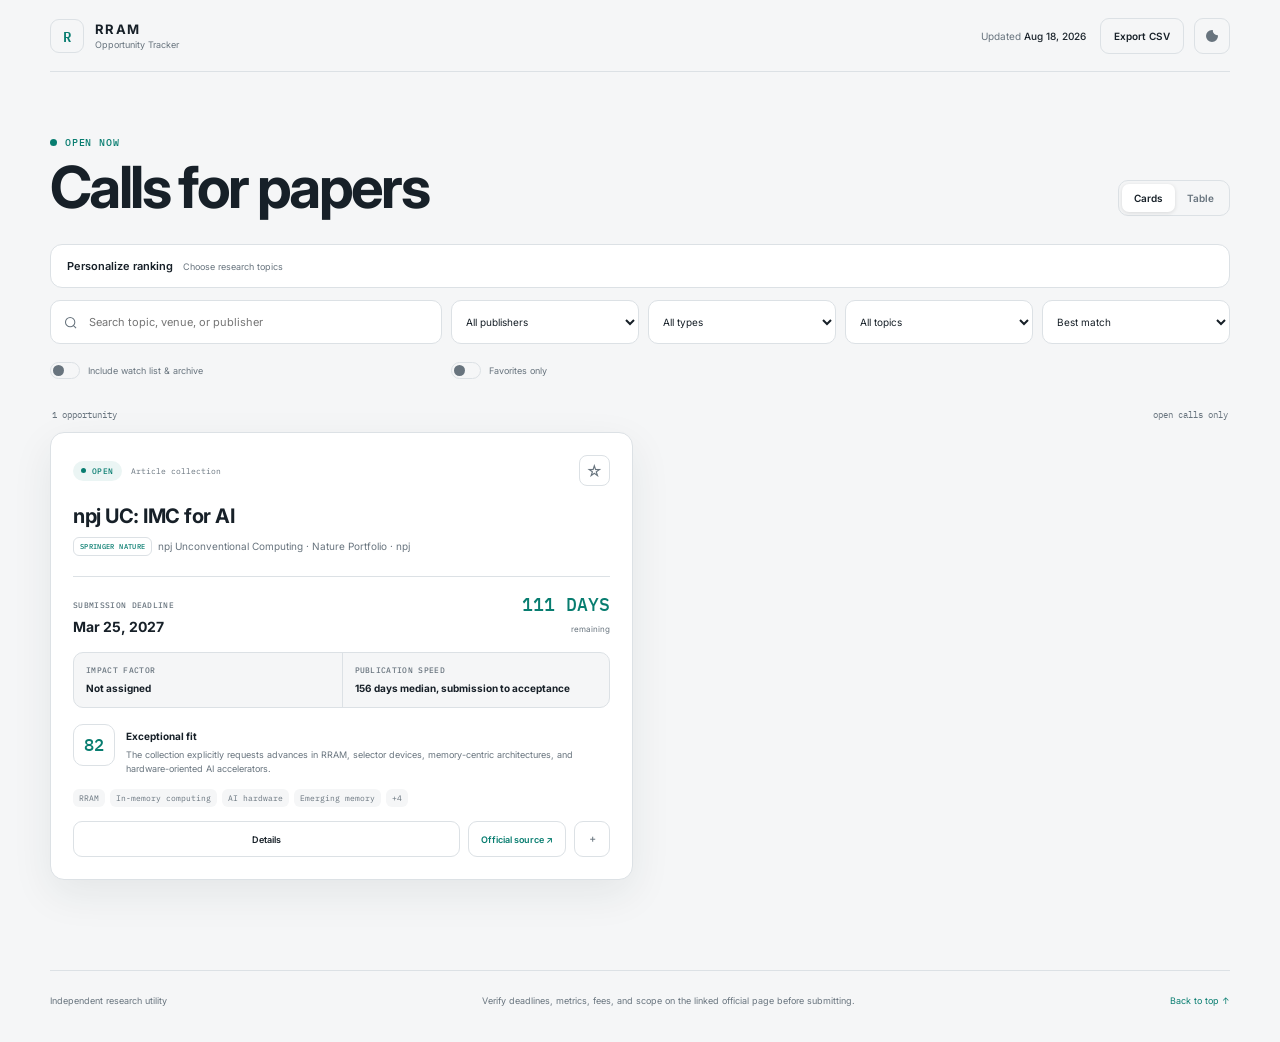
<file: index.html>
<!doctype html>
<html lang="en">
<head>
  <meta charset="utf-8">
  <meta name="viewport" content="width=device-width, initial-scale=1">
  <meta name="description" content="Open calls for RRAM, memristor, emerging-memory, and in-memory-computing research.">
  <meta name="theme-color" content="#101418">
  <title>RRAM Opportunity Tracker</title>
  <link rel="preconnect" href="https://fonts.googleapis.com">
  <link rel="preconnect" href="https://fonts.gstatic.com" crossorigin>
  <link href="https://fonts.googleapis.com/css2?family=Inter:wght@400;500;600;700&family=IBM+Plex+Mono:wght@400;500&display=swap" rel="stylesheet">
  <link rel="stylesheet" href="styles.css">
</head>
<body>
  <header class="topbar" id="top">
    <a class="brand" href="#top" aria-label="RRAM Opportunity Tracker home">
      <span class="brand-mark" aria-hidden="true">R</span>
      <span><strong>RRAM</strong><small>Opportunity Tracker</small></span>
    </a>
    <div class="top-actions">
      <span class="updated-line">Updated <strong id="lastUpdated">—</strong></span>
      <button class="quiet-button" id="exportCsv" type="button">Export CSV</button>
      <button class="icon-button" id="themeToggle" type="button" aria-label="Toggle color theme" title="Toggle theme">
        <svg viewBox="0 0 24 24" aria-hidden="true"><path d="M12 3a9 9 0 1 0 9 9c0-.4 0-.8-.1-1.2A7 7 0 0 1 13.2 3H12Z"/></svg>
      </button>
    </div>
  </header>

  <main>
    <section class="tracker-section" id="opportunities">
      <div class="section-heading">
        <div>
          <span class="section-kicker"><span class="live-dot"></span> Open now</span>
          <h1>Calls for papers</h1>
        </div>
        <div class="view-controls" role="group" aria-label="Display options">
          <button class="segmented active" type="button" data-view="cards">Cards</button>
          <button class="segmented" type="button" data-view="table">Table</button>
        </div>
      </div>

      <details class="profile-panel">
        <summary><span>Personalize ranking</span><small>Choose research topics</small></summary>
        <div class="profile-content">
          <div class="topic-pills" id="profileTopics" aria-label="Research topic preferences"></div>
          <button class="text-button" id="resetProfile" type="button">Reset topics</button>
        </div>
      </details>

      <div class="filters">
        <label class="search-box">
          <svg viewBox="0 0 24 24" aria-hidden="true"><path d="m21 21-4.4-4.4m2.4-5.1a7.5 7.5 0 1 1-15 0 7.5 7.5 0 0 1 15 0Z"/></svg>
          <input id="searchInput" type="search" placeholder="Search topic, venue, or publisher" autocomplete="off">
        </label>
        <select id="publisherFilter" aria-label="Filter by publisher network"><option value="all">All publishers</option></select>
        <select id="typeFilter" aria-label="Filter by opportunity type"><option value="all">All types</option></select>
        <select id="topicFilter" aria-label="Filter by research topic"><option value="all">All topics</option></select>
        <select id="sortFilter" aria-label="Sort opportunities">
          <option value="personal">Best match</option>
          <option value="deadline">Nearest deadline</option>
          <option value="fit">Curated fit</option>
          <option value="updated">Recently verified</option>
        </select>
        <label class="switch"><input id="archiveToggle" type="checkbox"><span></span> Include watch list &amp; archive</label>
        <label class="switch"><input id="favoriteToggle" type="checkbox"><span></span> Favorites only</label>
      </div>

      <div class="result-bar"><span id="resultCount">0 opportunities</span><span id="activeFilterText">Showing open calls</span></div>
      <div class="cards-grid" id="cardsView"></div>
      <div class="table-wrap hidden" id="tableView">
        <table>
          <thead><tr><th>Opportunity</th><th>Type</th><th>Deadline</th><th>Venue information</th><th>Fit</th><th></th></tr></thead>
          <tbody id="tableBody"></tbody>
        </table>
      </div>
      <div class="empty-state hidden" id="emptyState"><h2>No matching open calls</h2><p>Try clearing a filter or include the watch list and archive.</p></div>
    </section>
  </main>

  <footer>
    <span>Independent research utility</span>
    <p>Verify deadlines, metrics, fees, and scope on the linked official page before submitting.</p>
    <a href="#top">Back to top ↑</a>
  </footer>

  <dialog id="detailDialog">
    <button class="dialog-close" id="dialogClose" type="button" aria-label="Close">×</button>
    <div id="dialogContent"></div>
  </dialog>
  <script src="data.js"></script>
  <script src="app.js"></script>
</body>
</html>
</file>
<file: styles.css>
:root {
  --bg: #101418;
  --surface: #171c21;
  --surface-raised: #1d2329;
  --text: #f3f5f7;
  --muted: #99a3ad;
  --line: #2c343c;
  --accent: #69d8c7;
  --accent-soft: rgba(105, 216, 199, .1);
  --warning: #eac272;
  --danger: #c98c8c;
  --shadow: 0 14px 40px rgba(0, 0, 0, .18);
  --font: "Inter", system-ui, sans-serif;
  --mono: "IBM Plex Mono", monospace;
}

[data-theme="light"] {
  --bg: #f5f6f7;
  --surface: #ffffff;
  --surface-raised: #ffffff;
  --text: #172028;
  --muted: #68747e;
  --line: #dce1e5;
  --accent: #087d70;
  --accent-soft: rgba(8, 125, 112, .08);
  --warning: #926411;
  --danger: #985a5a;
  --shadow: 0 14px 40px rgba(30, 45, 55, .08);
}

* { box-sizing: border-box; }
html { scroll-behavior: smooth; }
body {
  margin: 0;
  min-height: 100vh;
  background: var(--bg);
  color: var(--text);
  font-family: var(--font);
}
button, input, select { font: inherit; }
button, a, summary, select { -webkit-tap-highlight-color: transparent; }

.topbar {
  width: min(1180px, calc(100% - 40px));
  min-height: 72px;
  margin: 0 auto;
  display: flex;
  align-items: center;
  justify-content: space-between;
  gap: 24px;
  border-bottom: 1px solid var(--line);
}
.brand { display: flex; align-items: center; gap: 11px; color: var(--text); text-decoration: none; }
.brand-mark {
  width: 34px;
  height: 34px;
  display: grid;
  place-items: center;
  border: 1px solid var(--line);
  border-radius: 9px;
  color: var(--accent);
  font: 600 14px var(--mono);
}
.brand > span:last-child { display: flex; flex-direction: column; gap: 2px; }
.brand strong { font-size: 13px; letter-spacing: .1em; }
.brand small { color: var(--muted); font-size: 9px; }
.top-actions { display: flex; align-items: center; gap: 10px; }
.updated-line { color: var(--muted); font-size: 10px; margin-right: 4px; }
.updated-line strong { color: var(--text); font-weight: 500; }
.quiet-button, .icon-button {
  height: 36px;
  border: 1px solid var(--line);
  border-radius: 9px;
  background: transparent;
  color: var(--text);
  cursor: pointer;
}
.quiet-button { padding: 0 13px; font-size: 10px; font-weight: 600; }
.icon-button { width: 36px; display: grid; place-items: center; }
.icon-button svg { width: 16px; fill: var(--muted); }
.quiet-button:hover, .icon-button:hover { border-color: var(--accent); }

main { width: min(1180px, calc(100% - 40px)); margin: 0 auto; }
.tracker-section { padding: 64px 0 90px; }
.section-heading { display: flex; justify-content: space-between; align-items: end; gap: 24px; margin-bottom: 28px; }
.section-kicker {
  display: flex;
  align-items: center;
  gap: 8px;
  color: var(--accent);
  font: 500 10px var(--mono);
  letter-spacing: .08em;
  text-transform: uppercase;
}
.live-dot { width: 7px; height: 7px; border-radius: 50%; background: var(--accent); }
h1 { margin: 9px 0 0; font-size: clamp(36px, 6vw, 58px); line-height: 1; letter-spacing: -.045em; }
.view-controls { display: flex; padding: 3px; border: 1px solid var(--line); border-radius: 10px; }
.segmented { border: 0; border-radius: 7px; padding: 8px 12px; background: transparent; color: var(--muted); cursor: pointer; font-size: 10px; font-weight: 600; }
.segmented.active { background: var(--surface-raised); color: var(--text); box-shadow: 0 1px 4px rgba(0,0,0,.12); }

.profile-panel { margin-bottom: 12px; border: 1px solid var(--line); border-radius: 12px; background: var(--surface); }
.profile-panel summary { padding: 14px 16px; cursor: pointer; display: flex; align-items: center; gap: 10px; font-size: 11px; font-weight: 600; }
.profile-panel summary::marker { color: var(--accent); }
.profile-panel summary small { color: var(--muted); font-size: 9px; font-weight: 400; }
.profile-content { padding: 0 16px 16px; display: flex; align-items: center; justify-content: space-between; gap: 16px; }
.topic-pills { display: flex; flex-wrap: wrap; gap: 7px; }
.topic-pill {
  border: 1px solid var(--line);
  border-radius: 999px;
  padding: 6px 9px;
  background: transparent;
  color: var(--muted);
  cursor: pointer;
  font: 500 9px var(--mono);
}
.topic-pill.active { border-color: var(--accent); background: var(--accent-soft); color: var(--accent); }
.text-button { border: 0; background: transparent; color: var(--accent); cursor: pointer; white-space: nowrap; font-size: 10px; font-weight: 600; }

.filters { display: grid; grid-template-columns: minmax(250px, 1.5fr) repeat(4, minmax(130px, .72fr)); gap: 9px; align-items: center; }
.search-box, select {
  height: 44px;
  border: 1px solid var(--line);
  border-radius: 10px;
  background: var(--surface);
  color: var(--text);
}
.search-box { display: flex; align-items: center; gap: 9px; padding: 0 12px; }
.search-box svg { width: 16px; fill: none; stroke: var(--muted); stroke-width: 1.7; }
.search-box input { width: 100%; border: 0; outline: 0; background: transparent; color: var(--text); font-size: 11px; }
select { min-width: 0; padding: 0 10px; font-size: 10px; }
.switch { height: 34px; display: flex; align-items: center; gap: 8px; color: var(--muted); font-size: 9px; white-space: nowrap; }
.switch:first-of-type { grid-column: 1 / span 2; }
.switch input { display: none; }
.switch span { width: 30px; height: 17px; border-radius: 20px; border: 1px solid var(--line); position: relative; flex: 0 0 auto; }
.switch span::after { content: ""; position: absolute; width: 11px; height: 11px; left: 2px; top: 2px; border-radius: 50%; background: var(--muted); transition: .18s; }
.switch input:checked + span { border-color: var(--accent); background: var(--accent-soft); }
.switch input:checked + span::after { left: 15px; background: var(--accent); }
.result-bar { display: flex; justify-content: space-between; gap: 20px; padding: 22px 2px 12px; color: var(--muted); font: 400 9px var(--mono); }

.cards-grid { display: grid; grid-template-columns: repeat(2, minmax(0, 1fr)); gap: 14px; }
.opportunity-card {
  display: flex;
  flex-direction: column;
  min-width: 0;
  padding: 22px;
  border: 1px solid var(--line);
  border-radius: 14px;
  background: var(--surface);
  box-shadow: var(--shadow);
}
.card-top { display: grid; grid-template-columns: auto 1fr auto; align-items: center; gap: 9px; }
.status-badge {
  display: inline-flex;
  width: max-content;
  align-items: center;
  gap: 6px;
  padding: 5px 8px;
  border-radius: 999px;
  font: 500 8px var(--mono);
  letter-spacing: .06em;
  text-transform: uppercase;
}
.status-badge::before { content: ""; width: 5px; height: 5px; border-radius: 50%; background: currentColor; }
.status-open { color: var(--accent); background: var(--accent-soft); }
.status-watch { color: var(--warning); background: rgba(234,194,114,.1); }
.status-closed { color: var(--muted); background: rgba(153,163,173,.09); }
.type-label { overflow: hidden; color: var(--muted); font: 400 8px var(--mono); text-overflow: ellipsis; white-space: nowrap; }
.favorite-button { width: 31px; height: 31px; border: 1px solid var(--line); border-radius: 8px; background: transparent; color: var(--muted); cursor: pointer; font-size: 16px; }
.favorite-button.active { color: var(--warning); }
.opportunity-card h2 { margin: 18px 0 7px; font-size: 20px; line-height: 1.28; letter-spacing: -.025em; }
.publisher { display: flex; flex-wrap: wrap; align-items: center; gap: 6px; color: var(--muted); font-size: 10px; line-height: 1.5; }
.publisher-chip { display: inline-flex; width: max-content; padding: 4px 6px; border: 1px solid var(--line); border-radius: 6px; color: var(--accent); font: 500 7px var(--mono); letter-spacing: .05em; text-transform: uppercase; }
.deadline-row { display: grid; grid-template-columns: 1fr auto; align-items: end; gap: 15px; margin: 20px 0 0; padding: 16px 0; border-top: 1px solid var(--line); }
.deadline-row small, .venue-facts small, .dialog-stat small { display: block; margin-bottom: 6px; color: var(--muted); font: 500 8px var(--mono); letter-spacing: .04em; }
.deadline-row strong { font-size: 14px; }
.countdown { text-align: right; }
.countdown b { display: block; color: var(--accent); font: 500 18px var(--mono); }
.countdown span { color: var(--muted); font-size: 8px; }
.venue-facts { display: grid; grid-template-columns: repeat(2, minmax(0, 1fr)); border: 1px solid var(--line); border-radius: 10px; background: var(--bg); }
.venue-facts > div { min-width: 0; padding: 12px; }
.venue-facts > div + div { border-left: 1px solid var(--line); }
.venue-facts strong { display: block; overflow-wrap: anywhere; font-size: 10px; line-height: 1.45; }
.fit-block { display: grid; grid-template-columns: 42px 1fr; gap: 11px; align-items: start; padding-top: 16px; }
.fit-score { color: var(--accent); font: 500 17px var(--mono); }
.fit-block .fit-score { width: 42px; height: 42px; display: grid; place-items: center; border: 1px solid var(--line); border-radius: 10px; }
.fit-block strong { font-size: 10px; }
.fit-block p { margin: 4px 0 0; color: var(--muted); font-size: 9px; line-height: 1.5; }
.tag-list { display: flex; flex-wrap: wrap; gap: 5px; margin: 14px 0; }
.tag { padding: 4px 6px; border-radius: 6px; background: var(--bg); color: var(--muted); font: 400 8px var(--mono); }
.card-actions { display: flex; gap: 8px; margin-top: auto; }
.card-actions button, .card-actions a { height: 36px; display: inline-flex; align-items: center; justify-content: center; border-radius: 9px; padding: 0 12px; text-decoration: none; cursor: pointer; font-size: 9px; font-weight: 600; }
.detail-button { border: 1px solid var(--line); background: var(--surface-raised); color: var(--text); }
.card-actions .detail-button { flex: 1; }
.source-button { border: 1px solid var(--line); color: var(--accent); }
.calendar-button { width: 36px; padding: 0 !important; border: 1px solid var(--line); background: transparent; color: var(--muted); }

.table-wrap { overflow: auto; border: 1px solid var(--line); border-radius: 12px; background: var(--surface); }
table { width: 100%; min-width: 920px; border-collapse: collapse; }
th, td { padding: 15px 14px; border-bottom: 1px solid var(--line); text-align: left; vertical-align: top; font-size: 10px; }
th { color: var(--muted); font: 500 8px var(--mono); letter-spacing: .06em; text-transform: uppercase; }
td strong, td small { display: block; }
td strong { margin-bottom: 5px; font-size: 10px; line-height: 1.4; }
td small { color: var(--muted); line-height: 1.45; }
td .status-badge { margin-bottom: 6px; }
td .detail-button { height: 32px; border-radius: 8px; padding: 0 10px; cursor: pointer; }
.hidden { display: none !important; }
.empty-state { padding: 60px 20px; border: 1px dashed var(--line); border-radius: 12px; text-align: center; }
.empty-state h2 { margin: 0; font-size: 18px; }
.empty-state p { color: var(--muted); font-size: 10px; }

footer { width: min(1180px, calc(100% - 40px)); margin: 0 auto; padding: 24px 0 36px; border-top: 1px solid var(--line); display: flex; align-items: center; justify-content: space-between; gap: 22px; color: var(--muted); font-size: 9px; }
footer p { margin: 0; text-align: center; }
footer a { color: var(--accent); text-decoration: none; }

dialog { width: min(720px, calc(100% - 28px)); max-height: calc(100vh - 28px); overflow: auto; padding: 0; border: 1px solid var(--line); border-radius: 16px; background: var(--surface-raised); color: var(--text); box-shadow: 0 30px 100px rgba(0,0,0,.45); }
dialog::backdrop { background: rgba(3, 7, 10, .72); backdrop-filter: blur(5px); }
.dialog-close { position: absolute; top: 14px; right: 14px; width: 34px; height: 34px; border: 1px solid var(--line); border-radius: 9px; background: transparent; color: var(--text); cursor: pointer; font-size: 20px; }
.dialog-inner { padding: 30px; }
.dialog-inner h2 { margin: 16px 48px 8px 0; font-size: 27px; line-height: 1.2; letter-spacing: -.035em; }
.dialog-meta { display: flex; align-items: center; flex-wrap: wrap; gap: 7px; color: var(--muted); font-size: 9px; }
.dialog-grid { display: grid; grid-template-columns: 1fr 1fr; gap: 9px; margin: 22px 0; }
.dialog-stat { padding: 13px; border: 1px solid var(--line); border-radius: 10px; }
.dialog-stat strong { font-size: 10px; line-height: 1.45; }
.dialog-section { margin: 20px 0; }
.dialog-section h3 { margin: 0 0 7px; color: var(--accent); font: 600 9px var(--mono); letter-spacing: .07em; text-transform: uppercase; }
.dialog-section p { margin: 0; color: var(--muted); font-size: 11px; line-height: 1.65; }
.journal-metric { display: grid; grid-template-columns: 1.1fr .7fr 1.4fr; gap: 10px; padding: 11px 0; border-bottom: 1px solid var(--line); font-size: 9px; }
.journal-metric span { color: var(--muted); line-height: 1.45; }
.metric-sources { display: flex; flex-wrap: wrap; gap: 8px; margin-top: 10px; }
.metric-sources a { color: var(--accent); font-size: 9px; text-decoration: none; }
.metric-note { margin-top: 10px !important; font-size: 9px !important; }
.dialog-actions { display: flex; gap: 9px; margin-top: 24px; }
.dialog-actions a, .dialog-actions button { height: 40px; display: inline-flex; align-items: center; justify-content: center; border-radius: 9px; padding: 0 14px; text-decoration: none; font-size: 10px; font-weight: 600; }
.dialog-actions a { background: var(--accent); color: var(--bg); }
.dialog-actions button { border: 1px solid var(--line); background: transparent; color: var(--text); cursor: pointer; }

@media (max-width: 980px) {
  .filters { grid-template-columns: repeat(2, minmax(0, 1fr)); }
  .search-box { grid-column: 1 / -1; }
  .switch:first-of-type { grid-column: auto; }
}

@media (max-width: 760px) {
  .topbar, main, footer { width: min(100% - 28px, 1180px); }
  .updated-line { display: none; }
  .tracker-section { padding-top: 42px; }
  .cards-grid { grid-template-columns: 1fr; }
  .profile-content { align-items: flex-start; flex-direction: column; }
  footer { align-items: flex-start; flex-direction: column; }
  footer p { text-align: left; }
  .journal-metric { grid-template-columns: 1fr; gap: 4px; }
}

@media (max-width: 520px) {
  .topbar { min-height: 64px; }
  .brand small, .quiet-button { display: none; }
  .section-heading { align-items: flex-start; }
  h1 { font-size: 39px; }
  .filters { grid-template-columns: 1fr; }
  .search-box { grid-column: auto; }
  .switch:first-of-type { grid-column: auto; }
  .result-bar { align-items: flex-start; flex-direction: column; gap: 5px; }
  .opportunity-card { padding: 18px; }
  .deadline-row { grid-template-columns: 1fr; }
  .countdown { text-align: left; }
  .venue-facts { grid-template-columns: 1fr; }
  .venue-facts > div + div { border-top: 1px solid var(--line); border-left: 0; }
  .card-actions { flex-wrap: wrap; }
  .source-button { flex: 1; }
  .dialog-inner { padding: 23px; }
  .dialog-grid { grid-template-columns: 1fr; }
  .dialog-actions { align-items: stretch; flex-direction: column; }
}
</file>
